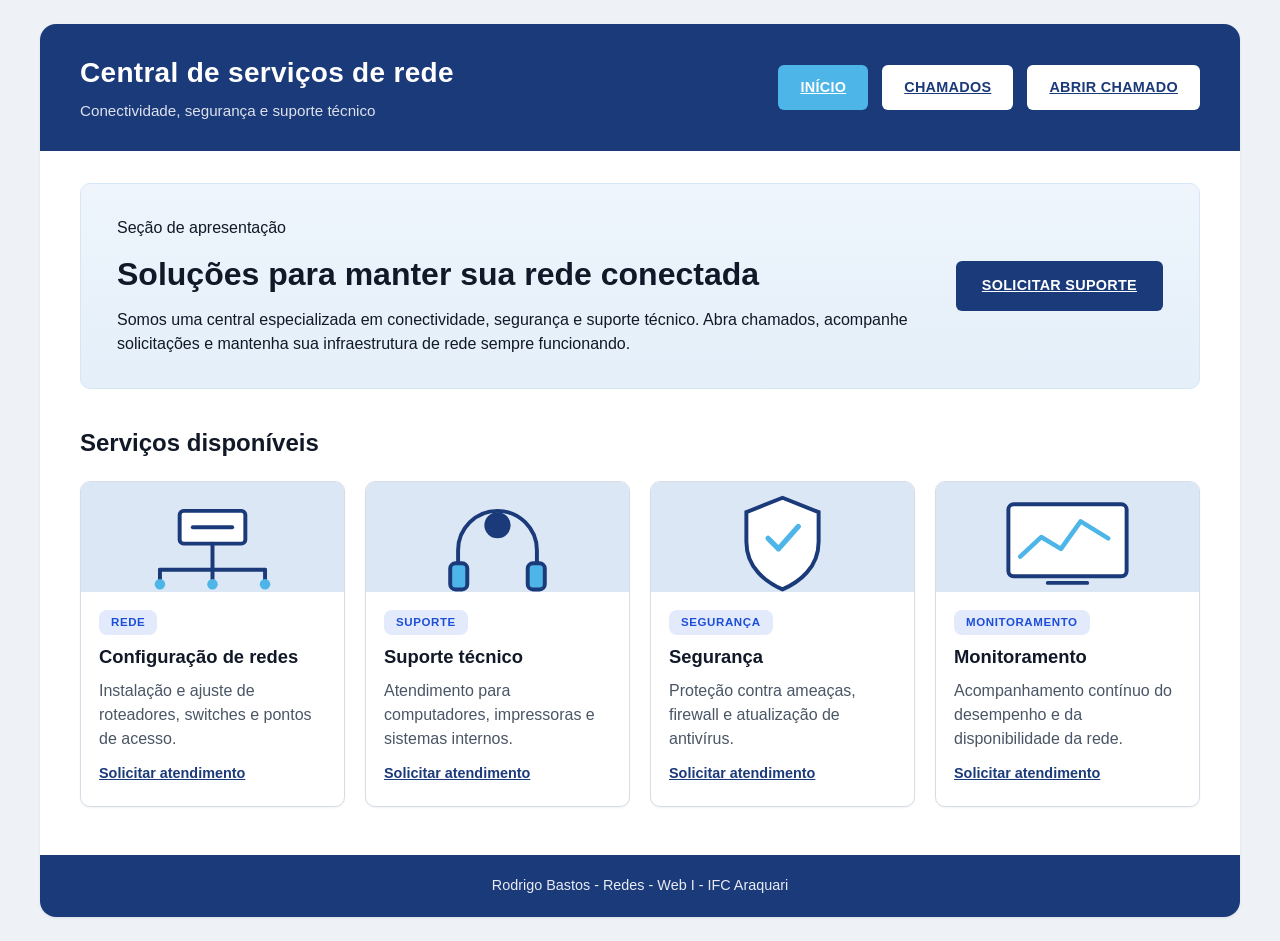
<file: index.html>
<!DOCTYPE html>
<html lang="pt-BR">
<head>
  <meta charset="UTF-8">
  <meta name="viewport" content="width=device-width, initial-scale=1.0">
  <title>Central de Serviços de Rede</title>
  <link rel="stylesheet" href="assets/css/reset.css">
  <link rel="stylesheet" href="assets/css/global.css">
  <link rel="stylesheet" href="assets/css/index.css">
</head>
<body>
  <div class="app">
    <header class="cabecalho">
      <div>
        <h1 class="cabecalho__titulo">Central de serviços de rede</h1>
        <p class="cabecalho__subtitulo">Conectividade, segurança e suporte técnico</p>
      </div>
      <nav class="nav">
        <a href="index.html" class="nav__item nav__item--ativo">Início</a>
        <a href="chamados.html" class="nav__item">Chamados</a>
        <a href="abrir-chamado.html" class="nav__item">Abrir chamado</a>
      </nav>
    </header>

    <main class="container">
      <section class="apresentacao">
        <article class="apresentacao__texto">
          <p class="apresentacao__sobretitulo">Seção de apresentação</p>
          <h2 class="apresentacao__titulo">Soluções para manter sua rede conectada</h2>
          <p class="apresentacao__descricao">
            Somos uma central especializada em conectividade, segurança e suporte
            técnico. Abra chamados, acompanhe solicitações e mantenha sua
            infraestrutura de rede sempre funcionando.
          </p>
        </article>
        <a href="abrir-chamado.html" class="btn btn--primario">Solicitar suporte</a>
      </section>
      <section class="servicos">
        <h2 class="secao-titulo servicos__titulo">Serviços disponíveis</h2>

        <ul class="cards">
          <li class="card">
            <figure>
              <img 
                class="card__imagem"
                src="assets/img/servico-configuracao.svg"
                alt="Ilustração de equipamentos de rede sendo configurados"/>
              <figcaption class="card__corpo">
                <span class="card__categoria">Rede</span>
                <h3 class="card__titulo">Configuração de redes</h3>
                <p class="texto-suave">Instalação e ajuste de roteadores, switches e pontos de acesso.</p>
                <a class="card__link" href="abrir-chamado.html">Solicitar atendimento</a>
              </figcaption>
            </figure>
          </li>
          <li class="card">
             <figure>
              <img 
                class="card__imagem"
                src="assets/img/servico-suporte.svg"
                alt="Ilustração de atendente prestando suporte técnico"/>
              <figcaption class="card__corpo">
                <span class="card__categoria">Suporte</span>
                <h3 class="card__titulo">Suporte técnico</h3>
                <p class="texto-suave">Atendimento para computadores, impressoras e sistemas internos.</p>
                <a class="card__link" href="abrir-chamado.html">Solicitar atendimento</a>
              </figcaption>
            </figure>
          </li>
          <li class="card">
             <figure>
              <img 
                class="card__imagem"
                src="assets/img/servico-seguranca.svg"
                alt="Ilustração de escudo representando segurança da informação"/>
              <figcaption class="card__corpo">
                <span class="card__categoria">Segurança</span>
                <h3 class="card__titulo">Segurança</h3>
                <p class="texto-suave">Proteção contra ameaças, firewall e atualização de antivírus.</p>
                <a class="card__link" href="abrir-chamado.html">Solicitar atendimento</a>
              </figcaption>
            </figure>
          </li>
          <li class="card">
             <figure>
              <img 
                class="card__imagem"
                src="assets/img/servico-monitoramento.svg"
                alt="Ilustração de painel de monitoramento com gráficos"/>
              <figcaption class="card__corpo">
                <span class="card__categoria">Monitoramento</span>
                <h3 class="card__titulo">Monitoramento</h3>
                <p class="texto-suave">Acompanhamento contínuo do desempenho e da disponibilidade da rede.</p>
                <a class="card__link" href="abrir-chamado.html">Solicitar atendimento</a>
              </figcaption>
            </figure>
          </li>
        </ul>
      </section>
    </main>

    <footer class="rodape">
      <p>Rodrigo Bastos - Redes - Web I - IFC Araquari</p>
    </footer>
  </div>
</body>
</html>
</file>
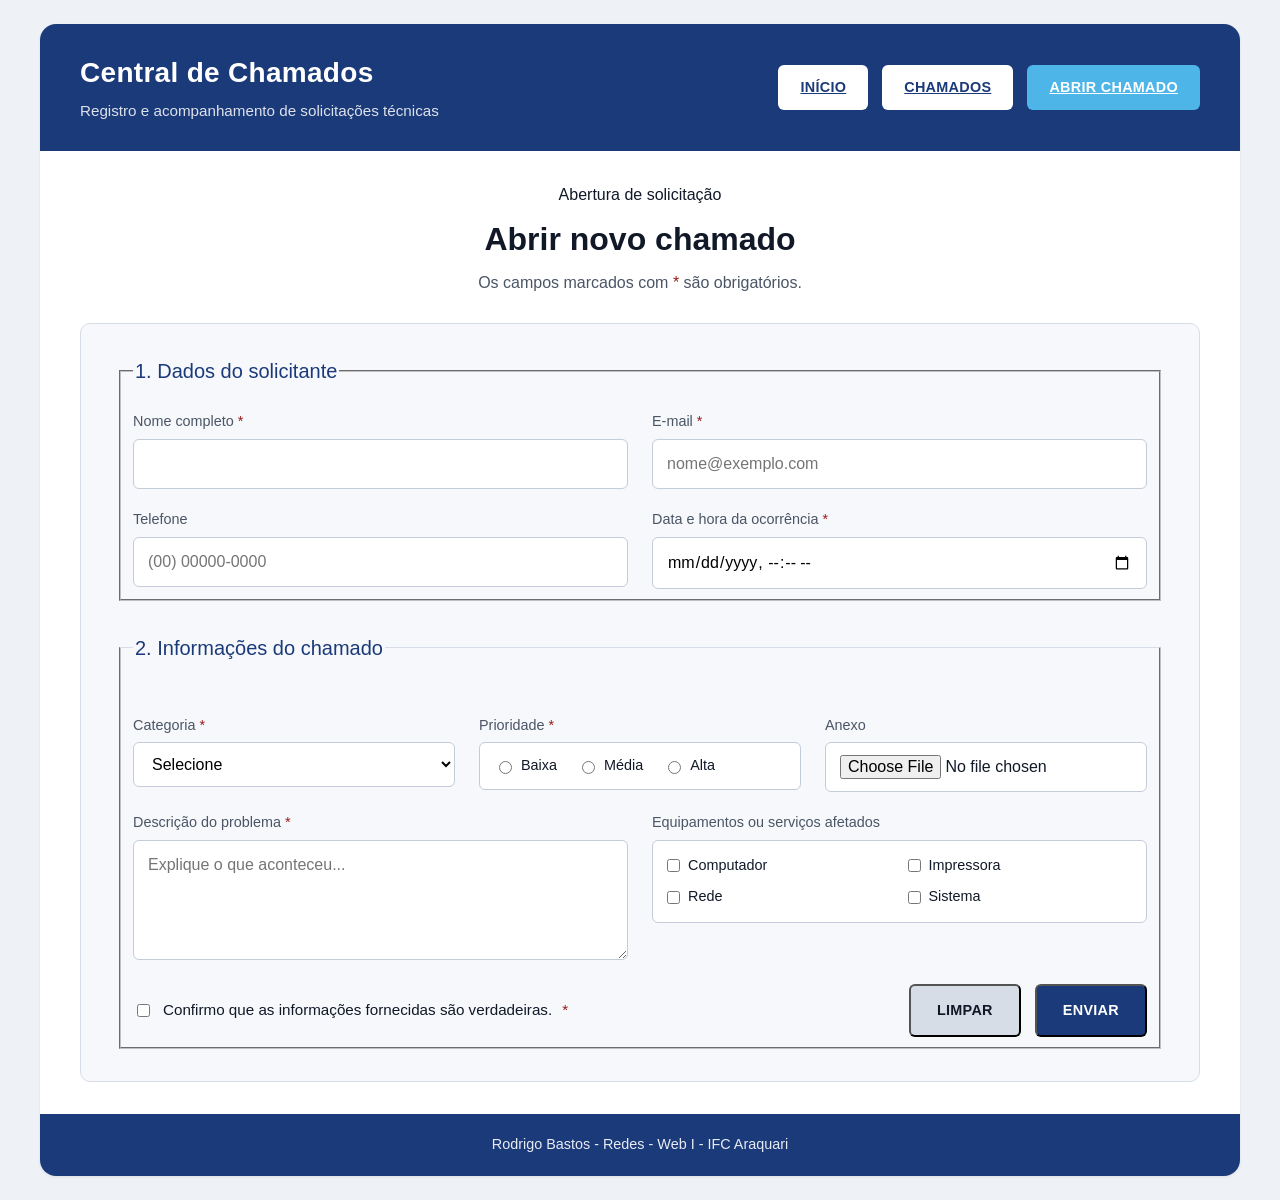
<file: abrir-chamado.html>
<!DOCTYPE html>
<html lang="pt-BR">
<head>
  <meta charset="UTF-8">
  <meta name="viewport" content="width=device-width, initial-scale=1.0">
  <title>Abrir chamado — Central de Serviços de Rede</title>
  <link rel="stylesheet" href="assets/css/reset.css">
  <link rel="stylesheet" href="assets/css/global.css">
  <link rel="stylesheet" href="assets/css/abrir-chamado.css">
</head>
<body>
  <div class="app">
    <header class="cabecalho">
      <div>
        <h1 class="cabecalho__titulo">Central de Chamados</h1>
        <p class="cabecalho__subtitulo">Registro e acompanhamento de solicitações técnicas</p>
      </div>
      <nav class="nav">
        <a href="index.html" class="nav__item">Início</a>
        <a href="chamados.html" class="nav__item">Chamados</a>
        <a href="abrir-chamado.html" class="nav__item nav__item--ativo">Abrir chamado</a>
      </nav>
    </header>

    <main class="container">
      <div class="form-intro">
        <p class="eyebrow">Abertura de solicitação</p>
        <h2 class="form-intro__titulo">Abrir novo chamado</h2>
        <p class="texto-suave">Os campos marcados com <span class="obrigatorio">*</span> são obrigatórios.</p>
      </div>

      <form class="form-painel" method="post" action="#" enctype="multipart/form-data" novalidate>
        <fieldset class="form-secao">
          <legend class="form-secao__titulo">1. Dados do solicitante</legend>
          <div class="form-grid">
            <div class="campo">
              <label for="nome">Nome completo <span class="obrigatorio">*</span></label>
              <input type="text" id="nome" name="nome" minlength="3" maxlength="80"
                     autocomplete="name" required>
            </div>
            <div class="campo">
              <label for="email">E-mail <span class="obrigatorio">*</span></label>
              <input type="email" id="email" name="email" maxlength="120"
                     autocomplete="email" placeholder="nome@exemplo.com" required>
            </div>
            <div class="campo">
              <label for="telefone">Telefone</label>
              <input type="tel" id="telefone" name="telefone" maxlength="15"
                     autocomplete="tel" placeholder="(00) 00000-0000"
                     pattern="[0-9()\s\-]{8,15}">
            </div>
            <div class="campo">
              <label for="ocorrencia">Data e hora da ocorrência <span class="obrigatorio">*</span></label>
              <input type="datetime-local" id="ocorrencia" name="ocorrencia" required>
            </div>
          </div>
        </fieldset>

        <fieldset class="form-secao">
          <legend class="form-secao__titulo">2. Informações do chamado</legend>
          <div class="form-grid form-grid--tres">
            <div class="campo">
              <label for="categoria">Categoria <span class="obrigatorio">*</span></label>
              <select id="categoria" name="categoria" required>
                <option value="">Selecione</option>
                <option value="rede">Rede</option>
                <option value="suporte">Suporte técnico</option>
                <option value="seguranca">Segurança</option>
                <option value="monitoramento">Monitoramento</option>
              </select>
            </div>

            <div class="campo">
              <label>Prioridade <span class="obrigatorio">*</span></label>
              <div class="radios">
                <label><input type="radio" name="prioridade" value="baixa" required> Baixa</label>
                <label><input type="radio" name="prioridade" value="media"> Média</label>
                <label><input type="radio" name="prioridade" value="alta"> Alta</label>
              </div>
            </div>

            <div class="campo">
              <label for="anexo">Anexo</label>
              <input type="file" id="anexo" name="anexo"
                     accept=".jpg,.jpeg,.png,.pdf,image/*,application/pdf">
            </div>

            <div class="campo campo--largo">
              <label for="descricao">Descrição do problema <span class="obrigatorio">*</span></label>
              <textarea id="descricao" name="descricao" minlength="10" maxlength="500"
                        placeholder="Explique o que aconteceu..." required></textarea>
            </div>

            <div class="campo campo--largo">
              <label>Equipamentos ou serviços afetados</label>
              <div class="checkboxes">
                <label><input type="checkbox" name="equipamentos" value="computador"> Computador</label>
                <label><input type="checkbox" name="equipamentos" value="impressora"> Impressora</label>
                <label><input type="checkbox" name="equipamentos" value="rede"> Rede</label>
                <label><input type="checkbox" name="equipamentos" value="sistema"> Sistema</label>
              </div>
            </div>

            <div class="form-rodape">
              <label class="confirmacao">
                <input type="checkbox" name="confirmacao" required>
                Confirmo que as informações fornecidas são verdadeiras. <span class="obrigatorio">*</span>
              </label>
              <div class="form-botoes">
                <button type="reset" class="btn btn--secundario">Limpar</button>
                <button type="submit" class="btn btn--primario">Enviar</button>
              </div>
            </div>
          </div>
        </fieldset>
      </form>
    </main>

    <footer class="rodape">
      <p>Rodrigo Bastos - Redes - Web I - IFC Araquari</p>
    </footer>
  </div>
</body>
</html>
</file>
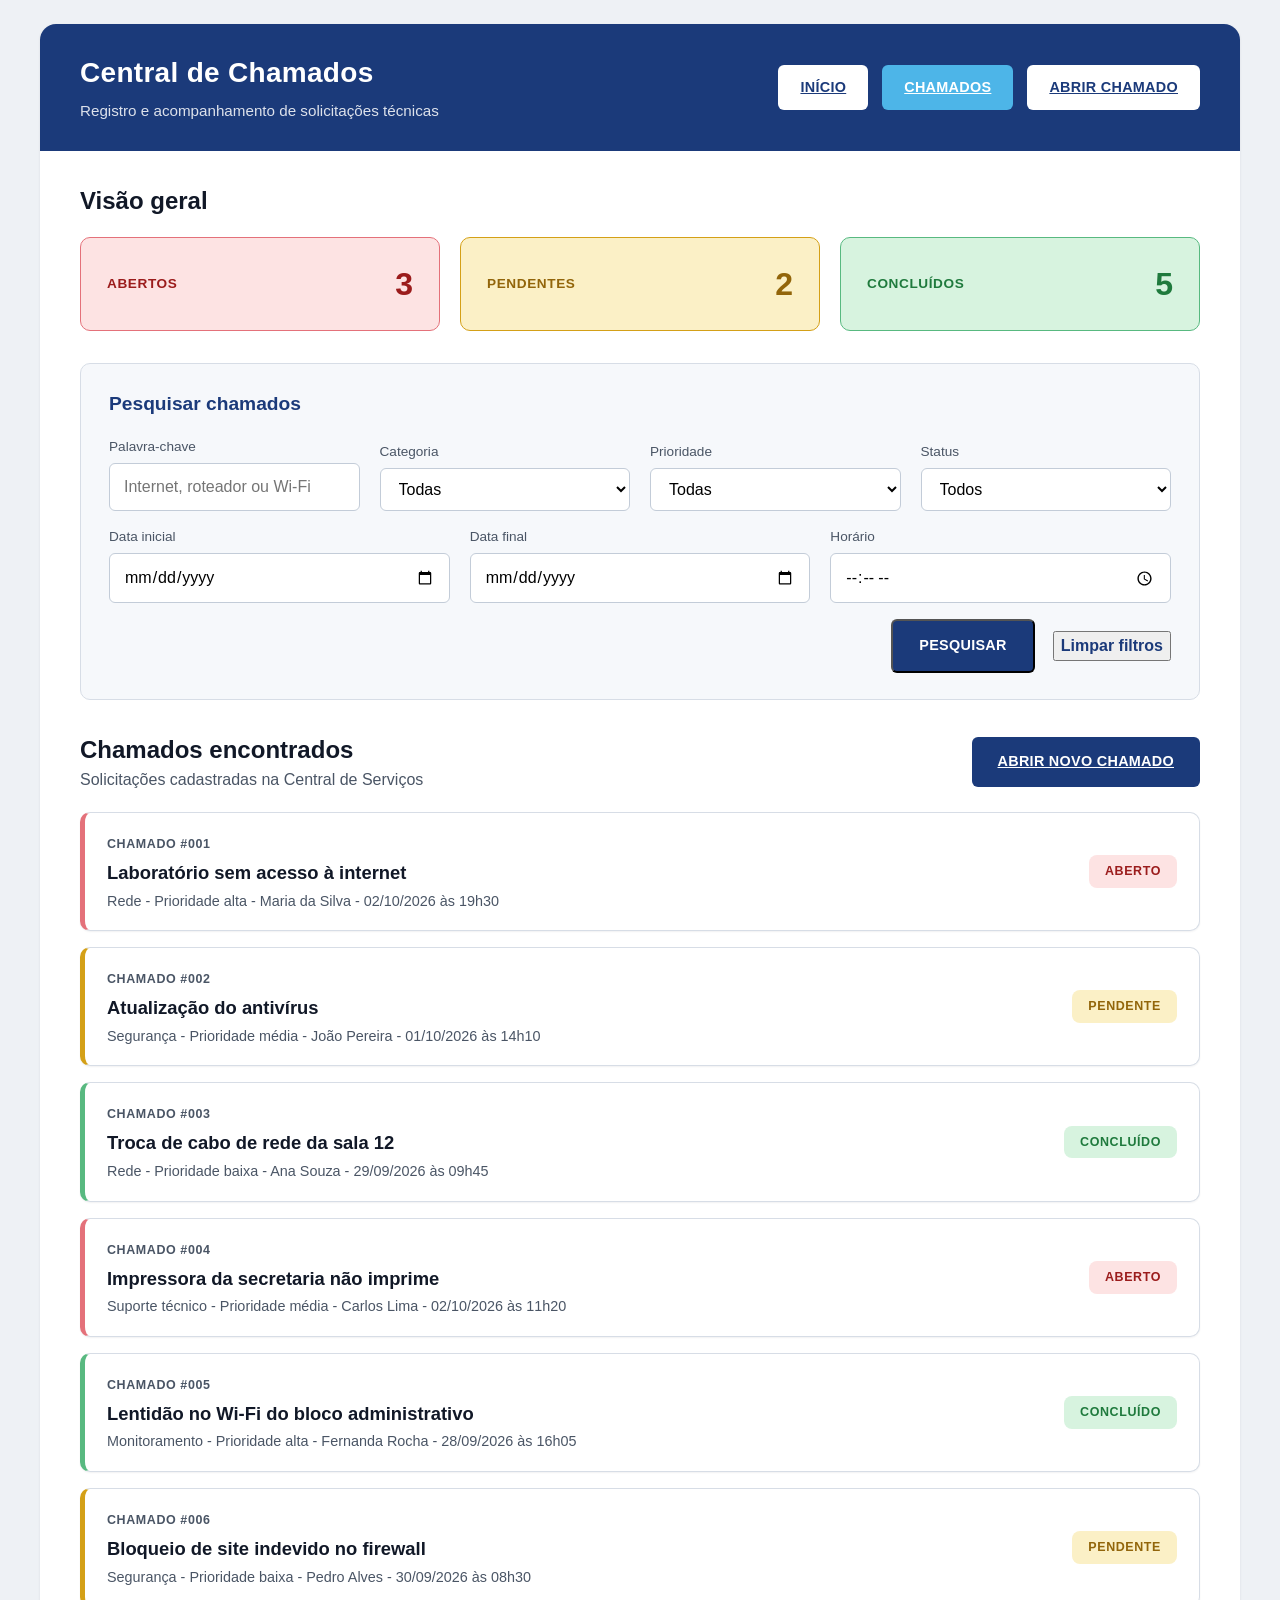
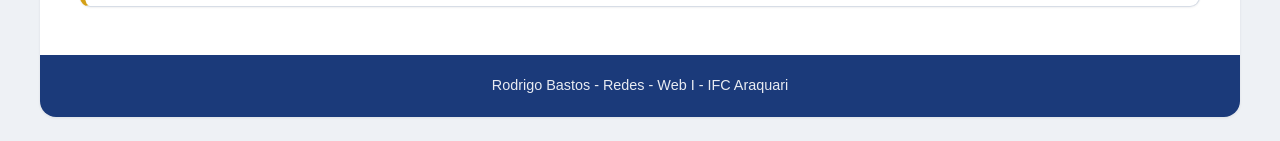
<file: chamados.html>
<!DOCTYPE html>
<html lang="pt-BR">
<head>
  <meta charset="UTF-8">
  <meta name="viewport" content="width=device-width, initial-scale=1.0">
  <title>Chamados — Central de Serviços de Rede</title>
  <link rel="stylesheet" href="assets/css/reset.css">
  <link rel="stylesheet" href="assets/css/global.css">
  <link rel="stylesheet" href="assets/css/chamados.css">
</head>
<body>
  <div class="app">
    <header class="cabecalho">
      <div>
        <h1 class="cabecalho__titulo">Central de Chamados</h1>
        <p class="cabecalho__subtitulo">Registro e acompanhamento de solicitações técnicas</p>
      </div>
      <nav class="nav">
        <a href="index.html" class="nav__item">Início</a>
        <a href="chamados.html" class="nav__item nav__item--ativo">Chamados</a>
        <a href="abrir-chamado.html" class="nav__item">Abrir chamado</a>
      </nav>
    </header>

    <main class="container">
      <section class="visao-geral">
        <h2 class="secao-titulo">Visão geral</h2>
        <article class="indicadores">
          <section class="indicador indicador--abertos">
            <span class="indicador__rotulo">Abertos</span>
            <span class="indicador__valor">3</span>
          </section>
          <section class="indicador indicador--pendentes">
            <span class="indicador__rotulo">Pendentes</span>
            <span class="indicador__valor">2</span>
          </section>
          <section class="indicador indicador--concluidos">
            <span class="indicador__rotulo">Concluídos</span>
            <span class="indicador__valor">5</span>
          </section>
        </article>
      </section>

      <section class="filtros" aria-label="Pesquisar chamados">
        <h2 class="filtros__titulo">Pesquisar chamados</h2>
        <form class="filtros__form">
          <div class="campo">
            <label for="palavra-chave">Palavra-chave</label>
            <input type="search" id="palavra-chave" name="palavra-chave" maxlength="60" placeholder="Internet, roteador ou Wi-Fi">
          </div>

          <div class="campo">
            <label for="categoria">Categoria</label>
            <select id="categoria" name="categoria">
              <option value="">Todas</option>
              <option value="rede">Rede</option>
              <option value="suporte">Suporte técnico</option>
              <option value="seguranca">Segurança</option>
              <option value="monitoramento">Monitoramento</option>
            </select>
          </div>

          <div class="campo">
            <label for="prioridade">Prioridade</label>
            <select id="prioridade" name="prioridade">
              <option value="">Todas</option>
              <option value="baixa">Baixa</option>
              <option value="media">Média</option>
              <option value="alta">Alta</option>
            </select>
          </div>

          <div class="campo">
            <label for="status">Status</label>
            <select id="status" name="status">
              <option value="">Todos</option>
              <option value="aberto">Aberto</option>
              <option value="pendente">Pendente</option>
              <option value="concluido">Concluído</option>
            </select>
          </div>

          <div class="campo">
            <label for="data-inicial">Data inicial</label>
            <input type="date" id="data-inicial" name="data-inicial">
          </div>

          <div class="campo">
            <label for="data-final">Data final</label>
            <input type="date" id="data-final" name="data-final">
          </div>

          <div class="campo">
            <label for="horario">Horário</label>
            <input type="time" id="horario" name="horario">
          </div>

          <div class="filtros__acoes">
            <button type="submit" class="btn btn--primario">Pesquisar</button>
            <button type="reset" class="filtros__limpar">Limpar filtros</button>
          </div>
        </form>
      </section>

      <section class="resultados">
        <div class="resultados__topo">
          <div>
            <h2 class="secao-titulo">Chamados encontrados</h2>
            <p class="texto-suave">Solicitações cadastradas na Central de Serviços</p>
          </div>
          <a class="btn btn--primario" href="abrir-chamado.html">Abrir novo chamado</a>
        </div>

        <ul class="lista-chamados">
          <li class="chamado chamado--aberto">
            <div class="chamado__info">
              <span class="chamado__codigo">Chamado #001</span>
              <h3 class="chamado__titulo">Laboratório sem acesso à internet</h3>
              <p class="chamado__meta">Rede - Prioridade alta - Maria da Silva - 02/10/2026 às 19h30</p>
            </div>
            <span class="tag tag--aberto">Aberto</span>
          </li>

          <li class="chamado chamado--pendente">
            <div class="chamado__info">
              <span class="chamado__codigo">Chamado #002</span>
              <h3 class="chamado__titulo">Atualização do antivírus</h3>
              <p class="chamado__meta">Segurança - Prioridade média - João Pereira - 01/10/2026 às 14h10</p>
            </div>
            <span class="tag tag--pendente">Pendente</span>
          </li>

          <li class="chamado chamado--concluido">
            <div class="chamado__info">
              <span class="chamado__codigo">Chamado #003</span>
              <h3 class="chamado__titulo">Troca de cabo de rede da sala 12</h3>
              <p class="chamado__meta">Rede - Prioridade baixa - Ana Souza - 29/09/2026 às 09h45</p>
            </div>
            <span class="tag tag--concluido">Concluído</span>
          </li>

          <li class="chamado chamado--aberto">
            <div class="chamado__info">
              <span class="chamado__codigo">Chamado #004</span>
              <h3 class="chamado__titulo">Impressora da secretaria não imprime</h3>
              <p class="chamado__meta">Suporte técnico - Prioridade média - Carlos Lima - 02/10/2026 às 11h20</p>
            </div>
            <span class="tag tag--aberto">Aberto</span>
          </li>

          <li class="chamado chamado--concluido">
            <div class="chamado__info">
              <span class="chamado__codigo">Chamado #005</span>
              <h3 class="chamado__titulo">Lentidão no Wi-Fi do bloco administrativo</h3>
              <p class="chamado__meta">Monitoramento - Prioridade alta - Fernanda Rocha - 28/09/2026 às 16h05</p>
            </div>
            <span class="tag tag--concluido">Concluído</span>
          </li>

          <li class="chamado chamado--pendente">
            <div class="chamado__info">
              <span class="chamado__codigo">Chamado #006</span>
              <h3 class="chamado__titulo">Bloqueio de site indevido no firewall</h3>
              <p class="chamado__meta">Segurança - Prioridade baixa - Pedro Alves - 30/09/2026 às 08h30</p>
            </div>
            <span class="tag tag--pendente">Pendente</span>
          </li>
        </ul>
      </section>
    </main>

    <footer class="rodape">
      <p>Rodrigo Bastos - Redes - Web I - IFC Araquari</p>
    </footer>
  </div>
</body>
</html>
</file>
<file: assets/css/global.css>
:root {
  /* Cores base */
  --color-background: #eef1f5;
  --color-text: #111827;
  --color-primary: #1b3a7a;

  /* Tons de azul */
  --azul-escuro: #1b3a7a;
  --azul-escuro-2: #16306a;
  --azul-medio: #1d4ed8;
  --azul-claro: #4db5e8;

  /* Neutros */
  --branco: #ffffff;
  --cinza-card: #f6f8fb;
  --cinza-borda: #d7dde6;
  --cinza-borda-2: #c3ccd8;
  --cinza-texto: #4a5565;
  --cinza-texto-claro: #6b7280;
  --preto-texto: #111827;

  /* Cores de status */
  --vermelho-bg: #fde3e3;
  --vermelho-txt: #9b1c1c;
  --vermelho-borda: #e4717a;
  --amarelo-bg: #fbf0c6;
  --amarelo-txt: #92650a;
  --amarelo-borda: #d4a017;
  --verde-bg: #d7f3df;
  --verde-txt: #1f7a3d;
  --verde-borda: #58b980;

  /* Formas e medidas */
  --raio: 10px;
  --raio-sm: 6px;
  --raio-pill: 8px;
  --sombra: 0 1px 3px rgba(16, 24, 40, 0.08);
  --sombra-card: 0 1px 2px rgba(16, 24, 40, 0.06);
  --max-largura: 1200px;
  --fonte: "Segoe UI", "Helvetica Neue", Arial, system-ui, sans-serif;
}

body {
  font-family: var(--fonte);
  color: var(--color-text);
  background-color: var(--color-background);
  padding: 24px;
}

.app {
  max-width: var(--max-largura);
  margin: 0 auto;
  background-color: var(--branco);
  border-radius: 16px;
  overflow: hidden;
  box-shadow: var(--sombra);
}

.container {
  padding: 32px 40px;
}

.cabecalho {
  display: flex;
  align-items: center;
  justify-content: space-between;
  gap: 24px;
  flex-wrap: wrap;
  background-color: var(--azul-escuro);
  color: var(--branco);
  padding: 28px 40px;
}

.cabecalho__titulo {
  font-size: 1.75rem;
  letter-spacing: 0.3px;
}

.cabecalho__subtitulo {
  margin-top: 6px;
  font-size: 0.95rem;
  font-weight: 400;
  color: rgba(255, 255, 255, 0.85);
}

.nav {
  display: flex;
  gap: 14px;
  flex-wrap: wrap;
}

.nav__item {
  display: inline-block;
  padding: 12px 22px;
  border-radius: var(--raio-sm);
  background-color: var(--branco);
  color: var(--azul-escuro);
  font-weight: 700;
  font-size: 0.9rem;
  letter-spacing: 0.3px;
  text-transform: uppercase;
  transition: background-color 0.2s ease, color 0.2s ease;
}

.nav__item:hover {
  background-color: var(--cinza-card);
}

.nav__item--ativo {
  background-color: var(--azul-claro);
  color: var(--branco);
}

.rodape {
  background-color: var(--azul-escuro);
  color: rgba(255, 255, 255, 0.9);
  text-align: center;
  padding: 20px 40px;
  font-size: 0.9rem;
}

.btn {
  display: inline-block;
  padding: 14px 26px;
  border-radius: var(--raio-sm);
  font-weight: 700;
  font-size: 0.9rem;
  letter-spacing: 0.3px;
  text-transform: uppercase;
  text-align: center;
  transition: background-color 0.2s ease, transform 0.1s ease, opacity 0.2s ease;
}

.btn:active {
  transform: translateY(1px);
}

.btn--primario {
  background-color: var(--azul-escuro);
  color: var(--branco);
}

.btn--primario:hover {
  background-color: var(--azul-escuro-2);
}

.btn--secundario {
  background-color: var(--cinza-borda);
  color: var(--preto-texto);
}

.btn--secundario:hover {
  background-color: var(--cinza-borda-2);
}

.secao-titulo {
  font-size: 1.5rem;
  color: var(--preto-texto);
}

.texto-suave {
  color: var(--cinza-texto);
}

@media (max-width: 768px) {
  body {
    padding: 12px;
  }

  .cabecalho {
    padding: 20px;
  }

  .container {
    padding: 24px 20px;
  }

  .nav {
    width: 100%;
  }

  .nav__item {
    flex: 1;
    text-align: center;
  }
}
</file>
<file: assets/css/index.css>
.apresentacao {
  display: flex;
  align-items: center;
  justify-content: space-between;
  gap: 32px;
  flex-wrap: wrap;
  background: linear-gradient(180deg, #eef5fc 0%, #e4eff9 100%);
  border: 1px solid #d6e6f5;
  border-radius: var(--raio);
  padding: 32px 36px;
}

.apresentacao__titulo {
  font-size: 2rem;
  margin: 10px 0;
  color: var(--preto-texto);
}

.apresentacao__texto {
  flex: 1 1 420px;
}

.servicos {
  margin-top: 36px;
}

.servicos__titulo {
  margin-bottom: 20px;
}

.cards {
  display: flex;
  flex-wrap: wrap;
  gap: 20px;
  list-style: none;
  padding-left: 0;
}

.card {
  flex: 1 1 calc(25% - 15px);
  min-width: 220px;
  border: 1px solid var(--cinza-borda);
  border-radius: var(--raio);
  overflow: hidden;
  background-color: var(--branco);
  box-shadow: var(--sombra-card);
  display: flex;
  flex-direction: column;
  transition: transform 0.15s ease, box-shadow 0.15s ease;
}

.card:hover {
  transform: translateY(-3px);
  box-shadow: 0 6px 16px rgba(16, 24, 40, 0.1);
}

.card__imagem {
  width: 100%;
  height: 110px;
  object-fit: cover;
  background-color: #e3e9f1;
}

.card__corpo {
  padding: 18px 18px 22px;
  display: flex;
  flex-direction: column;
  gap: 8px;
}

.card__categoria {
  align-self: flex-start;
  background-color: #e2eafb;
  color: var(--azul-medio);
  font-size: 0.72rem;
  font-weight: 700;
  text-transform: uppercase;
  letter-spacing: 0.6px;
  padding: 4px 12px;
  border-radius: var(--raio-pill);
}

.card__titulo {
  font-size: 1.15rem;
  color: var(--preto-texto);
}

.card__link {
  margin-top: 4px;
  color: var(--azul-escuro);
  font-weight: 700;
  font-size: 0.9rem;
}

.card__link:hover {
  text-decoration: underline;
}

@media (max-width: 992px) {
  .card {
    flex: 1 1 calc(50% - 10px);
  }
}

@media (max-width: 768px) {
  .hero {
    padding: 24px;
  }

  .hero__titulo {
    font-size: 1.6rem;
  }

  .hero .btn {
    width: 100%;
  }
}

@media (max-width: 560px) {
  .card {
    flex: 1 1 100%;
  }
}
</file>
<file: assets/css/abrir-chamado.css>
.form-intro {
  text-align: center;
  margin-bottom: 28px;
}

.form-intro__titulo {
  font-size: 2rem;
  margin: 8px 0;
  color: var(--preto-texto);
}

.form-painel {
  background-color: var(--cinza-card);
  border: 1px solid var(--cinza-borda);
  border-radius: var(--raio);
  padding: 32px 36px;
}

.form-secao + .form-secao {
  margin-top: 32px;
  padding-top: 32px;
  border-top: 1px solid var(--cinza-borda);
}

.form-secao__titulo {
  color: var(--azul-escuro);
  font-size: 1.25rem;
  margin-bottom: 20px;
}

.form-grid {
  display: flex;
  flex-wrap: wrap;
  gap: 20px 24px;
}

.form-grid > .campo {
  flex: 1 1 calc(50% - 12px);
  min-width: 220px;
}

.form-grid--tres > .campo {
  flex: 1 1 calc(33.333% - 16px);
  min-width: 200px;
}

.campo {
  display: flex;
  flex-direction: column;
  gap: 6px;
}

.campo--largo {
  flex-basis: 100%;
}

.campo label {
  font-size: 0.9rem;
  color: var(--cinza-texto);
}

.obrigatorio {
  color: var(--vermelho-txt);
}

.campo input,
.campo select,
.campo textarea {
  padding: 12px 14px;
  border: 1px solid var(--cinza-borda-2);
  border-radius: var(--raio-sm);
  background-color: var(--branco);
  width: 100%;
}

.campo textarea {
  resize: vertical;
  min-height: 120px;
}

.campo input:focus,
.campo select:focus,
.campo textarea:focus {
  outline: 2px solid var(--azul-claro);
  outline-offset: 1px;
  border-color: var(--azul-claro);
}

.radios {
  display: flex;
  align-items: center;
  gap: 20px;
  padding: 12px 14px;
  border: 1px solid var(--cinza-borda-2);
  border-radius: var(--raio-sm);
  background-color: var(--branco);
  min-height: 48px;
}

.radios label {
  display: inline-flex;
  align-items: center;
  gap: 6px;
  color: var(--preto-texto);
}

.checkboxes {
  display: flex;
  flex-wrap: wrap;
  gap: 10px 16px;
  padding: 14px;
  border: 1px solid var(--cinza-borda-2);
  border-radius: var(--raio-sm);
  background-color: var(--branco);
}

.checkboxes label {
  flex: 0 0 calc(50% - 8px);
  display: flex;
  align-items: center;
  gap: 8px;
  color: var(--preto-texto);
}

.checkboxes input {
  width: auto;
  flex: 0 0 auto;
  margin: 0;
  padding: 0;
}

.form-rodape {
  flex-basis: 100%;
  display: flex;
  align-items: center;
  justify-content: space-between;
  gap: 20px;
  flex-wrap: wrap;
  margin-top: 4px;
}

.confirmacao {
  display: inline-flex;
  align-items: center;
  gap: 10px;
  color: var(--preto-texto);
  font-size: 0.95rem;
}

.form-botoes {
  display: flex;
  gap: 14px;
}

@media (max-width: 768px) {
  .form-painel {
    padding: 24px 20px;
  }

  .form-grid > .campo,
  .form-grid--tres > .campo,
  .checkboxes label {
    flex: 1 1 100%;
  }

  .form-rodape {
    flex-direction: column;
    align-items: stretch;
  }

  .form-botoes {
    flex-direction: column;
  }

  .form-botoes .btn {
    width: 100%;
  }
}
</file>
<file: assets/css/chamados.css>
.indicadores {
  display: flex;
  flex-wrap: wrap;
  gap: 20px;
  margin-top: 18px;
}

.indicador {
  flex: 1 1 calc(33.333% - 14px);
  min-width: 200px;
  display: flex;
  align-items: center;
  justify-content: space-between;
  border-radius: var(--raio);
  padding: 22px 26px;
  border: 1px solid transparent;
}

.indicador__rotulo {
  font-weight: 700;
  text-transform: uppercase;
  letter-spacing: 0.6px;
  font-size: 0.85rem;
}

.indicador__valor {
  font-size: 2rem;
  font-weight: 700;
}

.indicador--abertos {
  background-color: var(--vermelho-bg);
  border-color: var(--vermelho-borda);
  color: var(--vermelho-txt);
}

.indicador--pendentes {
  background-color: var(--amarelo-bg);
  border-color: var(--amarelo-borda);
  color: var(--amarelo-txt);
}

.indicador--concluidos {
  background-color: var(--verde-bg);
  border-color: var(--verde-borda);
  color: var(--verde-txt);
}

.filtros {
  margin-top: 32px;
  background-color: var(--cinza-card);
  border: 1px solid var(--cinza-borda);
  border-radius: var(--raio);
  padding: 26px 28px;
}

.filtros__titulo {
  color: var(--azul-escuro);
  font-size: 1.2rem;
  margin-bottom: 18px;
}

.filtros__form {
  display: flex;
  flex-wrap: wrap;
  gap: 16px 20px;
  align-items: flex-end;
}

.filtros__form .campo {
  flex: 1 1 calc(25% - 15px);
  min-width: 180px;
}

.campo {
  display: flex;
  flex-direction: column;
  gap: 6px;
}

.campo label {
  font-size: 0.85rem;
  color: var(--cinza-texto);
}

.campo input,
.campo select {
  padding: 11px 14px;
  border: 1px solid var(--cinza-borda-2);
  border-radius: var(--raio-sm);
  background-color: var(--branco);
}

.campo input:focus,
.campo select:focus {
  outline: 2px solid var(--azul-claro);
  outline-offset: 1px;
  border-color: var(--azul-claro);
}

.filtros__acoes {
  flex: 1 1 100%;
  display: flex;
  align-items: center;
  justify-content: flex-end;
  gap: 18px;
}

.filtros__limpar {
  color: var(--azul-escuro);
  font-weight: 700;
}

.filtros__limpar:hover {
  text-decoration: underline;
}

.resultados {
  margin-top: 32px;
}

.resultados__topo {
  display: flex;
  align-items: center;
  justify-content: space-between;
  gap: 20px;
  flex-wrap: wrap;
  margin-bottom: 20px;
}

.lista-chamados {
  display: flex;
  flex-direction: column;
  gap: 16px;
  list-style: none;
  padding-left: 0;
}

.chamado {
  display: flex;
  align-items: center;
  justify-content: space-between;
  gap: 20px;
  background-color: var(--branco);
  border: 1px solid var(--cinza-borda);
  border-left-width: 5px;
  border-radius: var(--raio);
  padding: 18px 22px;
  box-shadow: var(--sombra-card);
}

.chamado--aberto {
  border-left-color: var(--vermelho-borda);
}

.chamado--pendente {
  border-left-color: var(--amarelo-borda);
}

.chamado--concluido {
  border-left-color: var(--verde-borda);
}

.chamado__codigo {
  font-size: 0.78rem;
  font-weight: 700;
  text-transform: uppercase;
  letter-spacing: 0.6px;
  color: var(--cinza-texto);
}

.chamado__titulo {
  font-size: 1.15rem;
  margin: 4px 0;
  color: var(--preto-texto);
}

.chamado__meta {
  font-size: 0.9rem;
  color: var(--cinza-texto);
}

.tag {
  flex-shrink: 0;
  padding: 7px 16px;
  border-radius: var(--raio-pill);
  font-size: 0.78rem;
  font-weight: 700;
  text-transform: uppercase;
  letter-spacing: 0.6px;
}

.tag--aberto {
  background-color: var(--vermelho-bg);
  color: var(--vermelho-txt);
}

.tag--pendente {
  background-color: var(--amarelo-bg);
  color: var(--amarelo-txt);
}

.tag--concluido {
  background-color: var(--verde-bg);
  color: var(--verde-txt);
}

@media (max-width: 992px) {
  .filtros__form .campo {
    flex: 1 1 calc(50% - 10px);
  }

  .filtros__acoes {
    justify-content: flex-start;
  }
}

@media (max-width: 768px) {
  .indicador {
    flex: 1 1 100%;
  }

  .filtros__form .campo {
    flex: 1 1 100%;
  }

  .resultados__topo .btn {
    width: 100%;
  }

  .chamado {
    flex-direction: column;
    align-items: flex-start;
  }
}
</file>
